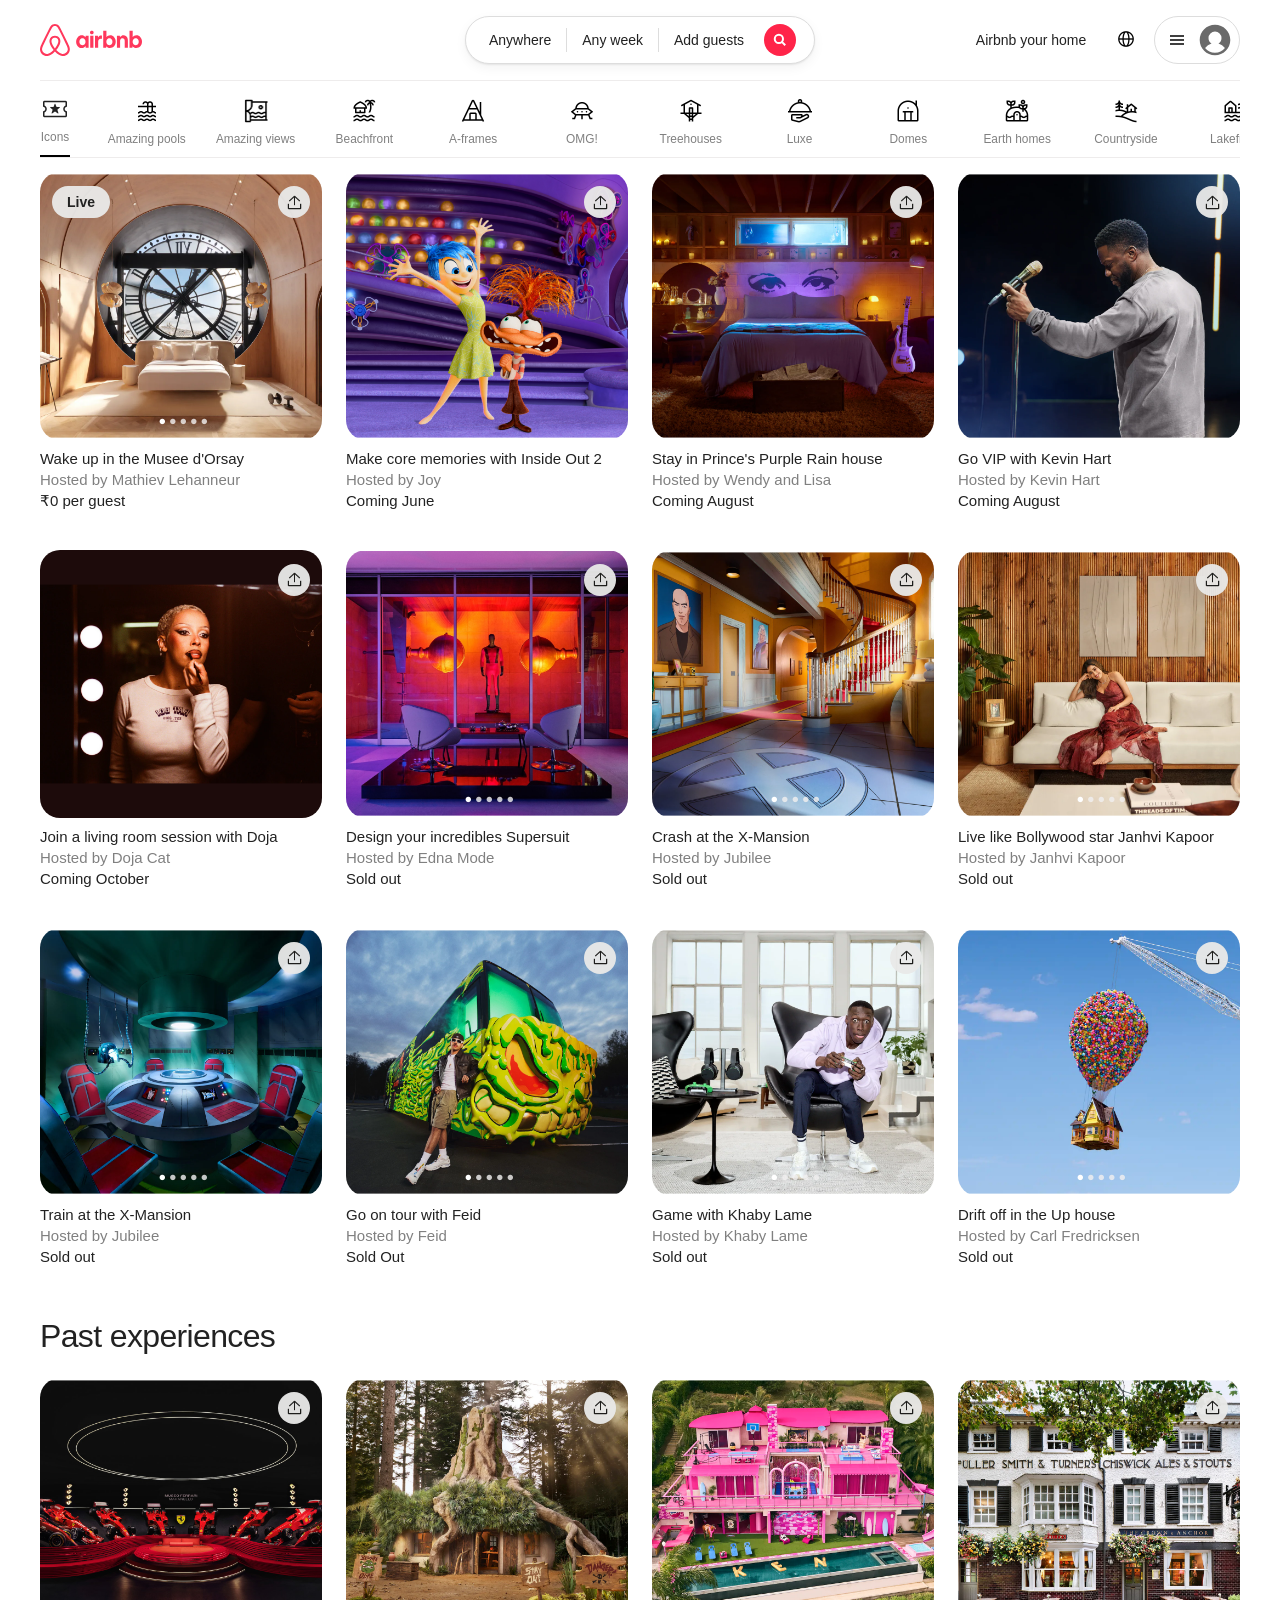
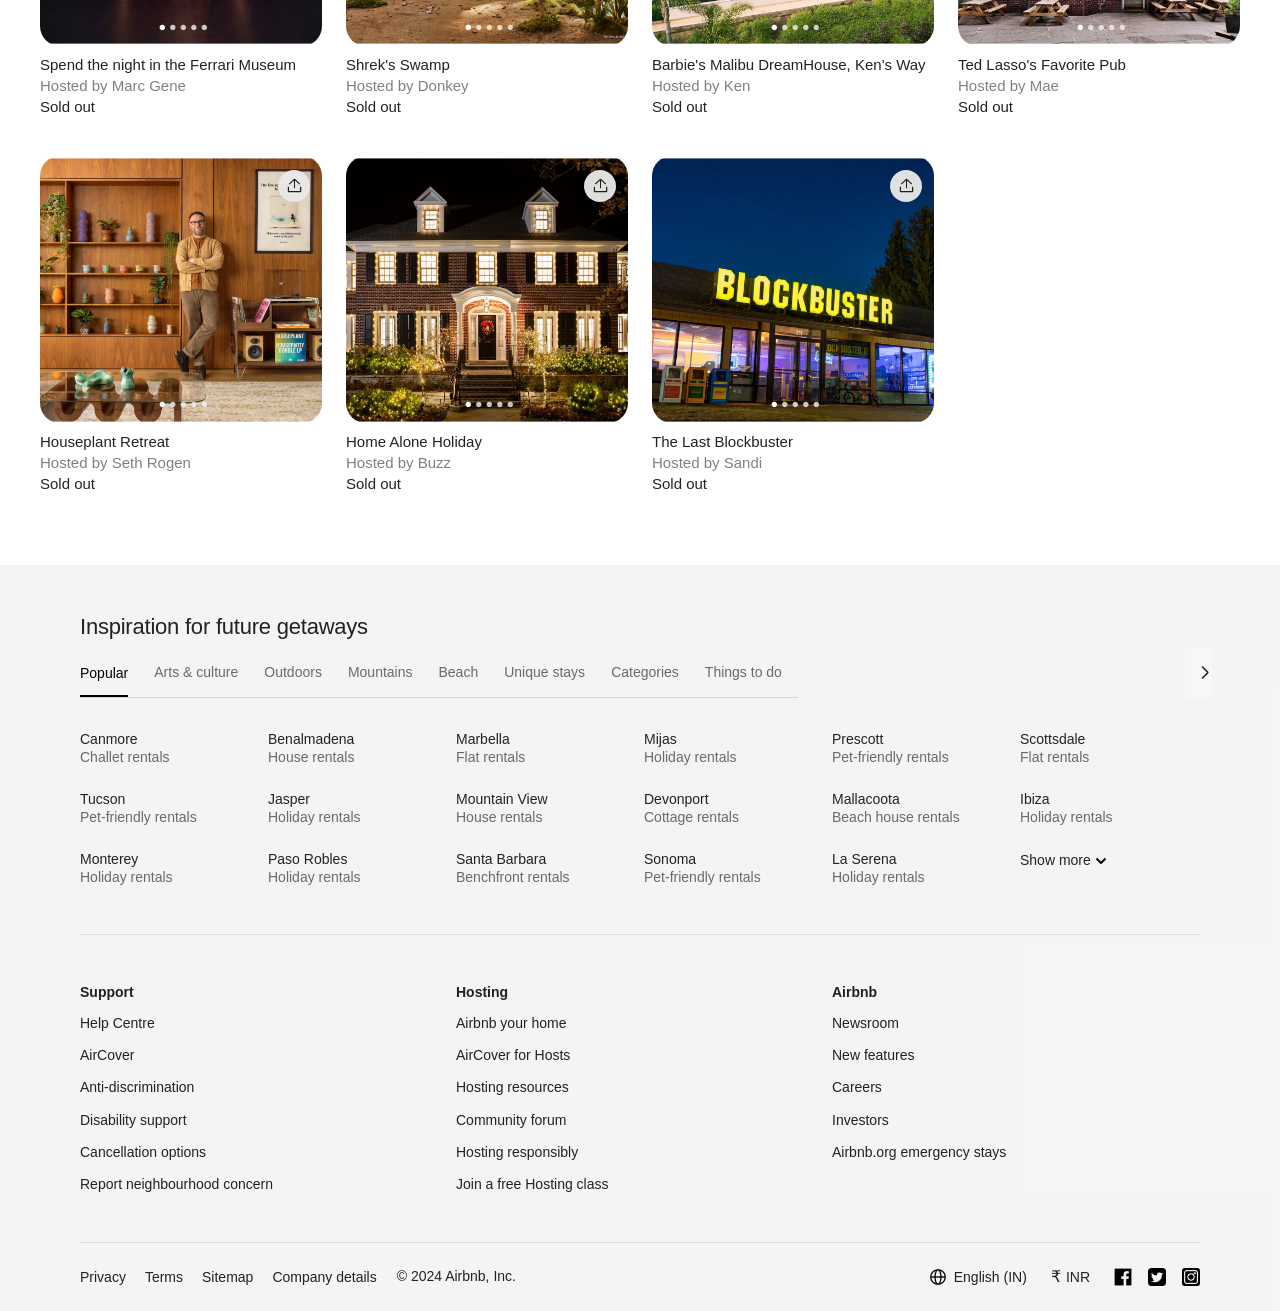
<file: index.html>
<!DOCTYPE html>
<html lang="en">
  <head>
    <meta charset="UTF-8" />
    <meta name="viewport" content="width=device-width, initial-scale=1.0" />
    <title>Airbnb | Holiday rentals, cabins, beach houses and more</title>
    <link rel="stylesheet" href="style.css" />
    <link rel="icon" href="assets/icons/airbnb-icon.png" />
  </head>
  <body>
     
    <div class="top-nav container">
      
    <header>
      <button class="search-area search-width-340">
        <span class="search-icon">
          <img src="assets/icons/search.svg" alt="search-icon" />
        </span>
        <span class="search-text">
          <p class="search-area-line1">Where to?</p>
          <p class="search-area-line2"
            ><span>Anywhere</span><span class="dot">•</span><span>Any week</span><span class="dot">•</span><span>Add guests</span></p>
      </button>

      <div class="search-width-744">
        <div class="airbnb-icon">
          <div class="icon">
            <img src="assets/icons/airbnb-icon.png" alt="" />
          </div>
          <div class="icon-with-name">
          </div>
          <span class="company-name">
                        <svg width="102" height="32" style="display: block;"><path d="M29.3864 22.7101C29.2429 22.3073 29.0752 21.9176 28.9157 21.5565C28.6701 21.0011 28.4129 20.4446 28.1641 19.9067L28.1444 19.864C25.9255 15.0589 23.5439 10.1881 21.0659 5.38701L20.9607 5.18316C20.7079 4.69289 20.4466 4.18596 20.1784 3.68786C19.8604 3.0575 19.4745 2.4636 19.0276 1.91668C18.5245 1.31651 17.8956 0.833822 17.1853 0.502654C16.475 0.171486 15.7005 -9.83959e-05 14.9165 4.23317e-08C14.1325 9.84805e-05 13.3581 0.171877 12.6478 0.503224C11.9376 0.834571 11.3088 1.31742 10.8059 1.91771C10.3595 2.46476 9.97383 3.05853 9.65572 3.68858C9.38521 4.19115 9.12145 4.70278 8.8664 5.19757L8.76872 5.38696C6.29061 10.1884 3.90903 15.0592 1.69015 19.8639L1.65782 19.9338C1.41334 20.463 1.16057 21.0102 0.919073 21.5563C0.75949 21.9171 0.592009 22.3065 0.448355 22.7103C0.0369063 23.8104 -0.094204 24.9953 0.0668098 26.1585C0.237562 27.334 0.713008 28.4447 1.44606 29.3804C2.17911 30.3161 3.14434 31.0444 4.24614 31.4932C5.07835 31.8299 5.96818 32.002 6.86616 32C7.14824 31.9999 7.43008 31.9835 7.71027 31.9509C8.846 31.8062 9.94136 31.4366 10.9321 30.8639C12.2317 30.1338 13.5152 29.0638 14.9173 27.5348C16.3194 29.0638 17.6029 30.1338 18.9025 30.8639C19.8932 31.4367 20.9886 31.8062 22.1243 31.9509C22.4045 31.9835 22.6864 31.9999 22.9685 32C23.8664 32.002 24.7561 31.8299 25.5883 31.4932C26.6901 31.0444 27.6554 30.3161 28.3885 29.3804C29.1216 28.4447 29.5971 27.3341 29.7679 26.1585C29.9287 24.9952 29.7976 23.8103 29.3864 22.7101ZM14.9173 24.377C13.1816 22.1769 12.0678 20.1338 11.677 18.421C11.5169 17.7792 11.4791 17.1131 11.5656 16.4573C11.6339 15.9766 11.8105 15.5176 12.0821 15.1148C12.4163 14.6814 12.8458 14.3304 13.3374 14.0889C13.829 13.8475 14.3696 13.7219 14.9175 13.7219C15.4655 13.722 16.006 13.8476 16.4976 14.0892C16.9892 14.3307 17.4186 14.6817 17.7528 15.1151C18.0244 15.5181 18.201 15.9771 18.2693 16.4579C18.3556 17.114 18.3177 17.7803 18.1573 18.4223C17.7661 20.1349 16.6526 22.1774 14.9173 24.377ZM27.7406 25.8689C27.6212 26.6908 27.2887 27.4674 26.7762 28.1216C26.2636 28.7759 25.5887 29.2852 24.8183 29.599C24.0393 29.9111 23.1939 30.0217 22.3607 29.9205C21.4946 29.8089 20.6599 29.5239 19.9069 29.0824C18.7501 28.4325 17.5791 27.4348 16.2614 25.9712C18.3591 23.3846 19.669 21.0005 20.154 18.877C20.3723 17.984 20.4196 17.0579 20.2935 16.1475C20.1791 15.3632 19.8879 14.615 19.4419 13.9593C18.9194 13.2519 18.2378 12.6768 17.452 12.2805C16.6661 11.8842 15.798 11.6777 14.9175 11.6777C14.0371 11.6777 13.1689 11.8841 12.383 12.2803C11.5971 12.6765 10.9155 13.2515 10.393 13.9589C9.94707 14.6144 9.65591 15.3624 9.5414 16.1465C9.41524 17.0566 9.4623 17.9822 9.68011 18.8749C10.1648 20.9993 11.4748 23.384 13.5732 25.9714C12.2555 27.4348 11.0845 28.4325 9.92769 29.0825C9.17468 29.5239 8.34007 29.809 7.47395 29.9205C6.64065 30.0217 5.79525 29.9111 5.0162 29.599C4.24581 29.2852 3.57092 28.7759 3.05838 28.1217C2.54585 27.4674 2.21345 26.6908 2.09411 25.8689C1.97932 25.0334 2.07701 24.1825 2.37818 23.3946C2.49266 23.0728 2.62663 22.757 2.7926 22.3818C3.0274 21.851 3.27657 21.3115 3.51759 20.7898L3.54996 20.7197C5.75643 15.9419 8.12481 11.0982 10.5894 6.32294L10.6875 6.13283C10.9384 5.64601 11.1979 5.14267 11.4597 4.6563C11.7101 4.15501 12.0132 3.68171 12.3639 3.2444C12.6746 2.86903 13.0646 2.56681 13.5059 2.35934C13.9473 2.15186 14.4291 2.04426 14.9169 2.04422C15.4047 2.04418 15.8866 2.15171 16.3279 2.35911C16.7693 2.56651 17.1593 2.86867 17.4701 3.24399C17.821 3.68097 18.1242 4.15411 18.3744 4.65538C18.6338 5.13742 18.891 5.63623 19.1398 6.11858L19.2452 6.32315C21.7097 11.0979 24.078 15.9415 26.2847 20.7201L26.3046 20.7631C26.5498 21.2936 26.8033 21.8419 27.042 22.382C27.2082 22.7577 27.3424 23.0738 27.4566 23.3944C27.7576 24.1824 27.8553 25.0333 27.7406 25.8689Z" fill="currentcolor"></path><path d="M41.6847 24.1196C40.8856 24.1196 40.1505 23.9594 39.4792 23.6391C38.808 23.3188 38.2327 22.8703 37.7212 22.2937C37.2098 21.7172 36.8263 21.0445 36.5386 20.3078C36.2509 19.539 36.123 18.7062 36.123 17.8093C36.123 16.9124 36.2829 16.0475 36.5705 15.2787C36.8582 14.51 37.2737 13.8373 37.7852 13.2287C38.2966 12.6521 38.9039 12.1716 39.6071 11.8513C40.3103 11.531 41.0455 11.3708 41.8765 11.3708C42.6756 11.3708 43.3788 11.531 44.0181 11.8833C44.6574 12.2037 45.1688 12.6841 45.5843 13.2927L45.6802 11.7232H48.6209V23.7992H45.6802L45.5843 22.0375C45.1688 22.6781 44.6254 23.1906 43.9222 23.575C43.2829 23.9274 42.5158 24.1196 41.6847 24.1196ZM42.4519 21.2367C43.0272 21.2367 43.5386 21.0765 44.0181 20.7882C44.4656 20.4679 44.8172 20.0515 45.1049 19.539C45.3606 19.0265 45.4884 18.4179 45.4884 17.7452C45.4884 17.0725 45.3606 16.4639 45.1049 15.9514C44.8492 15.4389 44.4656 15.0225 44.0181 14.7022C43.5706 14.3818 43.0272 14.2537 42.4519 14.2537C41.8765 14.2537 41.3651 14.4139 40.8856 14.7022C40.4382 15.0225 40.0866 15.4389 39.7989 15.9514C39.5432 16.4639 39.4153 17.0725 39.4153 17.7452C39.4153 18.4179 39.5432 19.0265 39.7989 19.539C40.0546 20.0515 40.4382 20.4679 40.8856 20.7882C41.3651 21.0765 41.8765 21.2367 42.4519 21.2367ZM53.6392 8.4559C53.6392 8.80825 53.5753 9.12858 53.4154 9.38483C53.2556 9.64109 53.0319 9.86531 52.7442 10.0255C52.4565 10.1856 52.1369 10.2497 51.8173 10.2497C51.4976 10.2497 51.178 10.1856 50.8903 10.0255C50.6026 9.86531 50.3789 9.64109 50.2191 9.38483C50.0592 9.09654 49.9953 8.80825 49.9953 8.4559C49.9953 8.10355 50.0592 7.78323 50.2191 7.52697C50.3789 7.23868 50.6026 7.04649 50.8903 6.88633C51.178 6.72617 51.4976 6.66211 51.8173 6.66211C52.1369 6.66211 52.4565 6.72617 52.7442 6.88633C53.0319 7.04649 53.2556 7.27072 53.4154 7.52697C53.5433 7.78323 53.6392 8.07152 53.6392 8.4559ZM50.2191 23.7672V11.6911H53.4154V23.7672H50.2191V23.7672ZM61.9498 14.8623V14.8943C61.79 14.8303 61.5982 14.7982 61.4383 14.7662C61.2466 14.7342 61.0867 14.7342 60.895 14.7342C60 14.7342 59.3287 14.9904 58.8812 15.535C58.4018 16.0795 58.178 16.8483 58.178 17.8413V23.7672H54.9817V11.6911H57.9223L58.0182 13.517C58.3379 12.8763 58.7214 12.3958 59.2648 12.0435C59.7762 11.6911 60.3835 11.531 61.0867 11.531C61.3105 11.531 61.5342 11.563 61.726 11.595C61.8219 11.6271 61.8858 11.6271 61.9498 11.6591V14.8623ZM63.2283 23.7672V6.72617H66.4247V13.2287C66.8722 12.6521 67.3836 12.2036 68.0229 11.8513C68.6622 11.531 69.3654 11.3388 70.1645 11.3388C70.9635 11.3388 71.6987 11.4989 72.3699 11.8193C73.0412 12.1396 73.6165 12.588 74.128 13.1646C74.6394 13.7412 75.0229 14.4139 75.3106 15.1506C75.5983 15.9194 75.7261 16.7522 75.7261 17.6491C75.7261 18.546 75.5663 19.4109 75.2787 20.1796C74.991 20.9484 74.5755 21.6211 74.064 22.2297C73.5526 22.8063 72.9453 23.2867 72.2421 23.6071C71.5389 23.9274 70.8037 24.0875 69.9727 24.0875C69.1736 24.0875 68.4704 23.9274 67.8311 23.575C67.1918 23.2547 66.6804 22.7742 66.2649 22.1656L66.169 23.7352L63.2283 23.7672ZM69.3973 21.2367C69.9727 21.2367 70.4841 21.0765 70.9635 20.7882C71.411 20.4679 71.7626 20.0515 72.0503 19.539C72.306 19.0265 72.4339 18.4179 72.4339 17.7452C72.4339 17.0725 72.306 16.4639 72.0503 15.9514C71.7626 15.4389 71.411 15.0225 70.9635 14.7022C70.5161 14.3818 69.9727 14.2537 69.3973 14.2537C68.822 14.2537 68.3106 14.4139 67.8311 14.7022C67.3836 15.0225 67.032 15.4389 66.7443 15.9514C66.4886 16.4639 66.3608 17.0725 66.3608 17.7452C66.3608 18.4179 66.4886 19.0265 66.7443 19.539C67 20.0515 67.3836 20.4679 67.8311 20.7882C68.3106 21.0765 68.822 21.2367 69.3973 21.2367ZM76.9408 23.7672V11.6911H79.8814L79.9773 13.2607C80.3289 12.6841 80.8084 12.2357 81.4157 11.8833C82.023 11.531 82.7262 11.3708 83.5253 11.3708C84.4203 11.3708 85.1874 11.595 85.8267 12.0115C86.4979 12.4279 87.0094 13.0365 87.361 13.8053C87.7126 14.574 87.9043 15.5029 87.9043 16.56V23.7992H84.708V16.9764C84.708 16.1436 84.5162 15.4709 84.1326 14.9904C83.7491 14.51 83.2376 14.2537 82.5664 14.2537C82.0869 14.2537 81.6714 14.3498 81.2878 14.574C80.9362 14.7982 80.6486 15.0865 80.4248 15.503C80.2011 15.8873 80.1052 16.3678 80.1052 16.8483V23.7672H76.9408V23.7672ZM89.5025 23.7672V6.72617H92.6989V13.2287C93.1464 12.6521 93.6578 12.2036 94.2971 11.8513C94.9364 11.531 95.6396 11.3388 96.4387 11.3388C97.2378 11.3388 97.9729 11.4989 98.6442 11.8193C99.3154 12.1396 99.8907 12.588 100.402 13.1646C100.914 13.7412 101.297 14.4139 101.585 15.1506C101.873 15.9194 102 16.7522 102 17.6491C102 18.546 101.841 19.4109 101.553 20.1796C101.265 20.9484 100.85 21.6211 100.338 22.2297C99.8268 22.8063 99.2195 23.2867 98.5163 23.6071C97.8131 23.9274 97.0779 24.0875 96.2469 24.0875C95.4478 24.0875 94.7446 23.9274 94.1053 23.575C93.466 23.2547 92.9546 22.7742 92.5391 22.1656L92.4432 23.7352L89.5025 23.7672ZM95.7035 21.2367C96.2788 21.2367 96.7903 21.0765 97.2697 20.7882C97.7172 20.4679 98.0688 20.0515 98.3565 19.539C98.6122 19.0265 98.7401 18.4179 98.7401 17.7452C98.7401 17.0725 98.6122 16.4639 98.3565 15.9514C98.1008 15.4389 97.7172 15.0225 97.2697 14.7022C96.8222 14.3818 96.2788 14.2537 95.7035 14.2537C95.1281 14.2537 94.6167 14.4139 94.1373 14.7022C93.6898 15.0225 93.3382 15.4389 93.0505 15.9514C92.7628 16.4639 92.6669 17.0725 92.6669 17.7452C92.6669 18.4179 92.7948 19.0265 93.0505 19.539C93.3062 20.0515 93.6898 20.4679 94.1373 20.7882C94.6167 21.0765 95.0962 21.2367 95.7035 21.2367Z" fill="currentcolor"></path></svg>

          </span>
        </div>
        <div class="search-area-744">
          <button>
            <ul>
              <li> <span class="search-textt" style="font-weight: 500;">Anywhere</span></li>
              <span class="search-button-line"></span>
              <li> <span class="search-textt" style="font-weight: 500;">Any week</span></li>
              <span class="search-button-line"></span>
              <li ><span class="search-textt" style="font-weight: normal;">Add guests</span>

                <div class="search-icon">
                  <svg xmlns="http://www.w3.org/2000/svg" viewBox="0 0 32 32" aria-hidden="true" role="presentation" focusable="false" style="display: block; fill: none; height: 12px; width: 12px; stroke: currentcolor; stroke-width: 5.33333; overflow: visible;"><path fill="none" d="M13 24a11 11 0 1 0 0-22 11 11 0 0 0 0 22zm8-3 9 9"></path></svg>     
                </div>
              </li>
              
              
            </ul>
            
            
          </button>
        </div>

        <div class="airbnb-nav-right-section">
         <div class="xyz">
          <span class="nav-text">Airbnb your home</span>
          <span class="globe-logo"
            ><img src="assets/icons/globe.png" alt=""
          /></span>
         </div>
          <span class="user-section">
            <span class="burger-line">
              <img src="assets/icons/hamburger.svg" alt="" />
            </span>
            <span class="user-png">
              <svg xmlns="http://www.w3.org/2000/svg" viewBox="0 0 32 32" aria-hidden="true" role="presentation" focusable="false" style="display: block; height: 32px; width: 32px; fill: #6a6a6a;"><path d="M16 .7C7.56.7.7 7.56.7 16S7.56 31.3 16 31.3 31.3 24.44 31.3 16 24.44.7 16 .7zm0 28c-4.02 0-7.6-1.88-9.93-4.81a12.43 12.43 0 0 1 6.45-4.4A6.5 6.5 0 0 1 9.5 14a6.5 6.5 0 0 1 13 0 6.51 6.51 0 0 1-3.02 5.5 12.42 12.42 0 0 1 6.45 4.4A12.67 12.67 0 0 1 16 28.7z"></path></svg>
            </span>
          </span>
        </div>
      </div>
    </header>

    <menu >
      <div class="slidebar ">
        <span class="slidebar-item" style="min-width: 29.98px !important; ">
          <img src="assets/icons/airbnb_icons.webp" alt="" />
          <p >Icons</p>
        </span>
        <span class="slidebar-item">
          <img src="assets/icons/pools_airbnb.jpg" alt="" />
          <p>Amazing pools</p>
        </span>
        <span class="slidebar-item">
          <img src="assets/icons/views_airbnb.jpg" alt="" />
          <p>Amazing views</p>
        </span>
        <span class="slidebar-item">
          <img src="assets/icons/beachfront_airbnb.jpg" alt="" />
          <p>Beachfront</p>
        </span>
        <span class="slidebar-item">
          <img src="assets/icons/a-frames_airbnb.jpg" alt="" />
          <p>A-frames</p>
        </span>
        <span class="slidebar-item">
          <img src="assets/icons/omg_airbnb.jpg" alt="" />
          <p>OMG!</p>
        </span>
        <span class="slidebar-item">
          <img src="assets/icons/tree-house_airbnb.jpg" alt="" />
          <p>Treehouses</p>
        </span>
        <span class="slidebar-item">
          <img src="assets/icons/luxe_airbnb.jpg" alt="" />
          <p>Luxe</p>
        </span>
        <span class="slidebar-item">
          <img src="assets/icons/domes_airbnb.jpg" alt="" />
          <p>Domes</p>
        </span>
        <span class="slidebar-item">
          <img src="assets/icons/earth-homes_airbnb.jpg" alt="" />
          <p>Earth homes</p>
        </span>
        <span class="slidebar-item">
          <img src="assets/icons/countryside_airbnb.jpg" alt="" />
          <p>Countryside</p>
        </span>
        <span class="slidebar-item">
          <img src="assets/icons/lakefront_airbnb.jpg" alt="" />
          <p>Lakefront</p>
        </span>
        <span class="slidebar-item">
          <img src="assets/icons/top-cities_airbnb.jpg" alt="" />
          <p>Top cities</p>
        </span>
        <span class="slidebar-item">
          <img src="assets/icons/farms_airbnb.jpg" alt="" />
          <p>Farms</p>
        </span>
        <span class="slidebar-item">
          <img src="assets/icons/wind-mill_airbnb.jpg" alt="" />
          <p>Windmills</p>
        </span>
        <span class="slidebar-item">
          <img src="assets/icons/countryside_airbnb.jpg" alt="" />
          <p>Countryside</p>
        </span>
        <span class="slidebar-item">
          <img src="assets/icons/lakefront_airbnb.jpg" alt="" />
          <p>Lakefront</p>
        </span>
        <span class="slidebar-item">
          <img src="assets/icons/top-cities_airbnb.jpg" alt="" />
          <p>Top cities</p>
        </span>
        <span class="slidebar-item">
          <img src="assets/icons/farms_airbnb.jpg" alt="" />
          <p>Farms</p>
        </span>
        <span class="slidebar-item">
          <img src="assets/icons/wind-mill_airbnb.jpg" alt="" />
          <p>Windmills.</p>
        </span>
        <span class="slidebar-item">
          <img src="assets/icons/a-frames_airbnb.jpg" alt="" />
          <p>A-frames</p>
        </span>
        <span class="slidebar-item">
          <img src="assets/icons/omg_airbnb.jpg" alt="" />
          <p>OMG!</p>
        </span>
        <span class="slidebar-item">
          <img src="assets/icons/domes_airbnb.jpg" alt="" />
          <p>Domes</p>
        </span>
        <span class="slidebar-item">
          <img src="assets/icons/beachfront_airbnb.jpg" alt="" />
          <p>Beachfront</p>
        </span>
        <span class="slidebar-item">
          <img src="assets/icons/views_airbnb.jpg" alt="" />
          <p>Amazing views</p>
        </span>
        <span class="slidebar-item">
          <img src="assets/icons/luxe_airbnb.jpg" alt="" />
          <p>Luxe</p>
        </span>
        <span class="slidebar-item">
          <img src="assets/icons/earth-homes_airbnb.jpg" alt="" />
          <p>Earth homes</p>
        </span>
        <span class="slidebar-item">
          <img src="assets/icons/countryside_airbnb.jpg" alt="" />
          <p>Countryside</p>
        </span>
        <span class="slidebar-item">
          <img src="assets/icons/top-cities_airbnb.jpg" alt="" />
          <p>Top cities</p>
        </span>
        <span class="slidebar-item">
          <img src="assets/icons/lakefront_airbnb.jpg" alt="" />
          <p>Lakefront</p>
        </span>
        <span class="slidebar-item">
          <img src="assets/icons/top-cities_airbnb.jpg" alt="" />
          <p>Top cities</p>
        </span>
        <span class="slidebar-item">
          <img src="assets/icons/farms_airbnb.jpg" alt="" />
          <p>Farms</p> </span
        ><span class="slidebar-item">
          <img src="assets/icons/lakefront_airbnb.jpg" alt="" />
          <p>Lakefront</p>
        </span>
        <span class="slidebar-item">
          <img src="assets/icons/top-cities_airbnb.jpg" alt="" />
          <p>Top cities</p>
        </span>
        <span class="slidebar-item">
          <img src="assets/icons/farms_airbnb.jpg" alt="" />
          <p>Farms</p>
        </span>
      </div>
    </menu>
    
    </div>

    <main class="container" id="first-main">
      <div class="main-body">
        <div class="marble-section">
          <div class="marble">
            <div class="marble-image">
              <img
                src="assets/pictures/wake-up-Musee d'Orsay-marbler.webp"
                alt=""
              />
              <div class="overlay-text-live">Live</div>
              <div class="overlay-text">
                <img src="assets/icons/upload_icon.png" alt="" />
              </div>
              <div class="overlay-text-bottom-dots">
                <span class="first-dot">●</span>●●●●
              </div>
            </div>
            <div class="marble-heading">Wake up in the Musee d'Orsay</div>
            <div class="name">Hosted by Mathiev Lehanneur</div>
            <div class="last">
              <span class="last-insider">₹0</span> per guest
            </div>
          </div>

          <div class="marble">
            <div class="marble-image">
              <img src="assets/pictures/make-core-memories-marble.png" alt="" />
              <div class="overlay-text">
                <img src="assets/icons/upload_icon.png" alt="" />
              </div>
            </div>
            <div class="marble-heading">
              Make core memories with Inside Out 2
            </div>
            <div class="name">Hosted by Joy</div>
            <div class="last">
              <span class="last-insider">Coming June</span>
            </div>
          </div>

          <div class="marble">
            <div class="marble-image">
              <img src="assets/pictures/prince's-purple_marble.webp" alt="" />
              <div class="overlay-text">
                <img src="assets/icons/upload_icon.png" alt="" />
              </div>
            </div>
            <div class="marble-heading">Stay in Prince's Purple Rain house</div>
            <div class="name">Hosted by Wendy and Lisa</div>
            <div class="last">
              <span class="last-insider">Coming August</span>
            </div>
          </div>

          <div class="marble">
            <div class="marble-image">
              <img src="assets/pictures/go-vip-kevin-marble.webp" alt="" />
              <div class="overlay-text">
                <img src="assets/icons/upload_icon.png" alt="" />
              </div>
            </div>
            <div class="marble-heading">Go VIP with Kevin Hart</div>
            <div class="name">Hosted by Kevin Hart</div>
            <div class="last">
              <span class="last-insider">Coming August</span>
            </div>
          </div>

          <div class="marble">
            <div class="marble-image doja-img">
              <img
                src="assets/pictures/doja-marble.webp"
                alt=""
                style="width: 100%"
              />
              <div class="overlay-text">
                <img src="assets/icons/upload_icon.png" alt="" />
              </div>
            </div>
            <div class="marble-heading">
              Join a living room session with Doja
            </div>
            <div class="name">Hosted by Doja Cat</div>
            <div class="last">
              <span class="last-insider">Coming October</span>
            </div>
          </div>
          
          <div class="marble">
            <div class="marble-image">
              <img
                src="assets/pictures/incredible-supersuit-marble.jpeg"
                alt="hjh"
              />
              <div class="overlay-text">
                <img src="assets/icons/upload_icon.png" alt="" />
              </div>
              <div class="overlay-text-bottom-dots">
                <span class="first-dot">●</span>●●●●
              </div>
            </div>
            <div class="marble-heading">Design your incredibles Supersuit</div>
            <div class="name">Hosted by Edna Mode</div>
            <div class="last"><span class="last-insider">Sold out</span></div>
          </div>

          <div class="marble">
            <div class="marble-image">
              <img src="assets/pictures/x-mansion-marble.webp" alt="" />
              <div class="overlay-text">
                <img src="assets/icons/upload_icon.png" alt="" />
              </div>
              <div class="overlay-text-bottom-dots">
                <span class="first-dot">●</span>●●●●
              </div>
            </div>
            <div class="marble-heading">Crash at the X-Mansion</div>
            <div class="name">Hosted by Jubilee</div>
            <div class="last"><span class="last-insider">Sold out</span></div>
          </div>

          <div class="marble">
            <div class="marble-image">
              <img src="assets/pictures/janhvi-kapoor-marble.webp" alt="" />
              <div class="overlay-text">
                <img src="assets/icons/upload_icon.png" alt="" />
              </div>
              <div class="overlay-text-bottom-dots">
                <span class="first-dot">●</span>●●●●
              </div>
            </div>
            <div class="marble-heading">
              Live like Bollywood star Janhvi Kapoor
            </div>
            <div class="name">Hosted by Janhvi Kapoor</div>
            <div class="last"><span class="last-insider">Sold out</span></div>
          </div>

          <div class="marble">
            <div class="marble-image">
              <img
                src="assets/pictures/train-at-the-x-mansion-marble.webp"
                alt=""
              />
              <div class="overlay-text">
                <img src="assets/icons/upload_icon.png" alt="" />
              </div>
              <div class="overlay-text-bottom-dots">
                <span class="first-dot">●</span>●●●●
              </div>
            </div>
            <div class="marble-heading">Train at the X-Mansion</div>
            <div class="name">Hosted by Jubilee</div>
            <div class="last"><span class="last-insider">Sold out</span></div>
          </div>

          <div class="marble">
            <div class="marble-image">
              <img src="assets/pictures/go-on-tour-marble.webp" alt="" />
              <div class="overlay-text">
                <img src="assets/icons/upload_icon.png" alt="" />
              </div>
              <div class="overlay-text-bottom-dots">
                <span class="first-dot">●</span>●●●●
              </div>
            </div>
            <div class="marble-heading">Go on tour with Feid</div>
            <div class="name">Hosted by Feid</div>
            <div class="last"><span class="last-insider">Sold Out</span></div>
          </div>

          <div class="marble">
            <div class="marble-image">
              <img src="assets/pictures/Khaby Lame-marble.webp" alt="" />
              <div class="overlay-text">
                <img src="assets/icons/upload_icon.png" alt="" />
              </div>
              <div class="overlay-text-bottom-dots">
                <span class="first-dot">●</span>●●●●
              </div>
            </div>
            <div class="marble-heading">Game with Khaby Lame</div>
            <div class="name">Hosted by Khaby Lame</div>
            <div class="last"><span class="last-insider">Sold out</span></div>
          </div>

          <div class="marble">
            <div class="marble-image">
              <img
                src="assets/pictures/drift off- up-house-marble.webp"
                alt=""
              />
              <div class="overlay-text">
                <img src="assets/icons/upload_icon.png" alt="" />
              </div>
              <div class="overlay-text-bottom-dots">
                <span class="first-dot">●</span>●●●●
              </div>
            </div>
            <div class="marble-heading">Drift off in the Up house</div>
            <div class="name">Hosted by Carl Fredricksen</div>
            <div class="last"><span class="last-insider">Sold out</span></div>
          </div>
        </div>
      </div>
    </main>

    <main id="past-experiences" class="container past-experiences">
      <div class="main-body-experiences">
        <div class="main-section-heading">
          <p>Past experiences</p>
        </div>
        <div class="marble-section">
          <div class="marble">
            <div class="marble-image">
              <img src="assets/pictures/ferrari-museum_marble.jpg" alt="" />
              <div class="overlay-text">
                <img src="assets/icons/upload_icon.png" alt="" />
              </div>
              <div class="overlay-text-bottom-dots">
                <span class="first-dot">●</span>●●●●
              </div>
            </div>
            <div class="marble-heading">
              Spend the night in the Ferrari Museum
            </div>
            <div class="name">Hosted by Marc Gene</div>
            <div class="last"><span class="last-insider">Sold out</span></div>
          </div>

          <div class="marble">
            <div class="marble-image">
              <img src="assets/pictures/shrek's-swamp_marble.webp" alt="" />
              <div class="overlay-text">
                <img src="assets/icons/upload_icon.png" alt="" />
              </div>
              <div class="overlay-text-bottom-dots">
                <span class="first-dot">●</span>●●●●
              </div>
            </div>
            <div class="marble-heading">Shrek's Swamp</div>
            <div class="name">Hosted by Donkey</div>
            <div class="last"><span class="last-insider">Sold out</span></div>
          </div>
          <div class="marble">
            <div class="marble-image">
              <img src="assets/pictures/barbie-house-marble.webp" alt="" />
              <div class="overlay-text">
                <img src="assets/icons/upload_icon.png" alt="" />
              </div>
              <div class="overlay-text-bottom-dots">
                <span class="first-dot">●</span>●●●●
              </div>
            </div>
            <div class="marble-heading">
              Barbie's Malibu DreamHouse, Ken's Way
            </div>
            <div class="name">Hosted by Ken</div>
            <div class="last"><span class="last-insider">Sold out</span></div>
          </div>
          <div class="marble">
            <div class="marble-image">
              <img src="assets/pictures/ted-lasso's-pub_marble.webp" alt="" />
              <div class="overlay-text">
                <img src="assets/icons/upload_icon.png" alt="" />
              </div>
              <div class="overlay-text-bottom-dots">
                <span class="first-dot">●</span>●●●●
              </div>
            </div>
            <div class="marble-heading">Ted Lasso's Favorite Pub</div>
            <div class="name">Hosted by Mae</div>
            <div class="last"><span class="last-insider">Sold out</span></div>
          </div>
          <div class="marble">
            <div class="marble-image">
              <img
                src="assets/pictures/houseplant-retreat_marble.webp"
                alt=""
              />
              <div class="overlay-text">
                <img src="assets/icons/upload_icon.png" alt="" />
              </div>
              <div class="overlay-text-bottom-dots">
                <span class="first-dot">●</span>●●●●
              </div>
            </div>
            <div class="marble-heading">Houseplant Retreat</div>
            <div class="name">Hosted by Seth Rogen</div>
            <div class="last"><span class="last-insider">Sold out</span></div>
          </div>
          <div class="marble">
            <div class="marble-image">
              <img
                src="assets/pictures/home-alone-holiday_marble.jpeg"
                alt=""
              />
              <div class="overlay-text">
                <img src="assets/icons/upload_icon.png" alt="" />
              </div>
              <div class="overlay-text-bottom-dots">
                <span class="first-dot">●</span>●●●●
              </div>
            </div>
            <div class="marble-heading">Home Alone Holiday</div>
            <div class="name">Hosted by Buzz</div>
            <div class="last"><span class="last-insider">Sold out</span></div>
          </div>
          <div class="marble">
            <div class="marble-image">
              <img src="assets/pictures/last-blockbuster_marble.webp" alt="" />
              <div class="overlay-text">
                <img src="assets/icons/upload_icon.png" alt="" />
              </div>
              <div class="overlay-text-bottom-dots">
                <span class="first-dot">●</span>●●●●
              </div>
            </div>
            <div class="marble-heading">The Last Blockbuster</div>
            <div class="name">Hosted by Sandi</div>
            <div class="last"><span class="last-insider">Sold out</span></div>
          </div>
        </div>
      </div>
    </main>

    <footer id="section1">
      <div class="footer-section-1">
        <div class="footer-heading-section">
          <span class="footer-heading"
            ><p>Inspiration for future getaways</p></span
          >
        </div>
        <div class="footer-slider-outer">
          <div class="footer-slider">
            <div class="footer-slidebar">
              <span class="footer-slidebar-item">
                <p>Popular</p>
              </span>
              <span class="footer-slidebar-item">
                <p>Arts & culture</p>
              </span>
              <span class="footer-slidebar-item">
                <p>Outdoors</p>
              </span>
              <span class="footer-slidebar-item">
                <p>Mountains</p>
              </span>
              <span class="footer-slidebar-item">
                <p>Beach</p>
              </span>
              <span class="footer-slidebar-item">
                <p>Unique stays</p>
              </span>
              <span class="footer-slidebar-item">
                <p>Categories</p>
              </span>
              <span class="footer-slidebar-item">
                <p>Things to do</p>
              </span>
            </div>
            
          </div>
          <div class="footer-slider-right-arrow">
            <svg xmlns="http://www.w3.org/2000/svg" viewBox="0 0 32 32" aria-label="scroll tabs forward" role="img" focusable="false" style="display: block; fill: none; height: 16px; width: 16px; stroke: currentcolor; stroke-width: 3; overflow: visible;"><path fill="none" d="m12 4 11.3 11.3a1 1 0 0 1 0 1.4L12 28"></path></svg>
          </div>
        </div>
        <div class="footer-section-detail">
          <div class="row">
            <div class="footer-heading-detail">Canmore</div>
            <div class="footer-details">Challet rentals</div>
          </div>
          <div class="row">
            <div class="footer-heading-detail">Benalmadena</div>
            <div class="footer-details">House rentals</div>
          </div>
          <div class="row">
            <div class="footer-heading-detail">Marbella</div>
            <div class="footer-details">Flat rentals</div>
          </div>
          <div class="row">
            <div class="footer-heading-detail">Mijas</div>
            <div class="footer-details">Holiday rentals</div>
          </div>
          <div class="row">
            <div class="footer-heading-detail">Prescott</div>
            <div class="footer-details">Pet-friendly rentals</div>
          </div>
          <div class="row">
            <div class="footer-heading-detail">Scottsdale</div>
            <div class="footer-details">Flat rentals</div>
          </div>
          <div class="row">
            <div class="footer-heading-detail">Tucson</div>
            <div class="footer-details">Pet-friendly rentals</div>
          </div>
          <div class="row">
            <div class="footer-heading-detail">Jasper</div>
            <div class="footer-details">Holiday rentals</div>
          </div>
          <div class="row">
            <div class="footer-heading-detail">Mountain View</div>
            <div class="footer-details">House rentals</div>
          </div>
          <div class="row">
            <div class="footer-heading-detail">Devonport</div>
            <div class="footer-details">Cottage rentals</div>
          </div>
          <div class="row">
            <div class="footer-heading-detail">Mallacoota</div>
            <div class="footer-details">Beach house rentals</div>
          </div>
          <div class="row">
            <div class="footer-heading-detail">Ibiza</div>
            <div class="footer-details">Holiday rentals</div>
          </div>
          <div class="row">
            <div class="footer-heading-detail">Anaheim</div>
            <div class="footer-details">House rentals</div>
          </div>
          <div class="row">
            <div class="footer-heading-detail">Monterey</div>
            <div class="footer-details">Holiday rentals</div>
          </div>
          <div class="row">
            <div class="footer-heading-detail">Paso Robles</div>
            <div class="footer-details">Holiday rentals</div>
          </div>
          <div class="row">
            <div class="footer-heading-detail">Santa Barbara</div>
            <div class="footer-details">Benchfront rentals</div>
          </div>
          <div class="row">
            <div class="footer-heading-detail">Sonoma</div>
            <div class="footer-details">Pet-friendly rentals</div>
          </div>
          <div class="row">
            <div class="footer-heading-detail">La Serena</div>
            <div class="footer-details">Holiday rentals</div>
          </div>
          <div class="show-more-section">
            <p>Show more</p>
            <img src="assets/icons/down-arrow.svg" alt="">
          </div>
        </div>

        <div class="footer-tab-section ">
          <ul class="support-section">
            <li><span class="footer-tab-heading">Support</span></li>
            <li>Help Centre</li>
            <li>AirCover</li>
            <li>Anti-discrimination</li>
            <li>Disability support</li>
            <li>Cancellation options</li>
            <li>Report neighbourhood concern</li>
          </ul>
          <ul class="hosting-section">
            <li><span class="footer-tab-heading">Hosting</span></li>
            <li>Airbnb your home</li>
            <li>AirCover for Hosts</li>
            <li>Hosting resources</li>
            <li>Community forum</li>
            <li>Hosting responsibly</li>
            <li>Join a free Hosting class</li>
          </ul>
          <ul class="airbnb-section">
            <li><span class="footer-tab-heading">Airbnb</span></li>
            <li>Newsroom</li>
            <li>New features</li>
            <li>Careers</li>
            <li>Investors</li>
            <li>Airbnb.org emergency stays</li>
          </ul>
        </div>

        <div class="end-footer ">
          <div class="language-country">
            <img class="footer-globe" src="assets/icons/globe.png" alt="" />
            <span class="language-country-text">English (IN)</span>
            <span class="currency"><span>₹</span>INR</span>
            <span class="social-logo">
              <img src="assets/icons/facebook (1).png" alt="" />
              <img src="assets/icons/twitter-sign (1).png" alt="" />
              <img src="assets/icons/instagram (1).png" alt="" />
            </span>
          </div>
          <div class="year-airbnb common-style-footer">© 2024 Airbnb, Inc.</div>
          <div class="privacy-terms common-style-footer">
            Privacy
            <span class="dot">•</span>
            Terms
            <span class="dot">•</span>
            Sitemap
            <span class="dot">•</span>
            <span class="last-end-footer-text">Company details</span>
          </div>
        </div>
      </div>
    </footer>
  </body>
</html>
</file>
<file: style.css>
@font-face {
  font-family: "Airbnb Cereal VF";
  src: url("https://a0.muscache.com/airbnb/static/airbnb-dls-web/build/fonts/cereal-variable/AirbnbCerealVF_W_Wght.9c00198218646e3b3f345aa4bc3fda51.woff2")
      format("woff2 supports variations"),
    url("https://a0.muscache.com/airbnb/static/airbnb-dls-web/build/fonts/cereal-variable/AirbnbCerealVF_W_Wght.9c00198218646e3b3f345aa4bc3fda51.woff2")
      format("woff2-variations");
  font-style: normal;
  unicode-range: U+0000-03FF, U+0500-058F, U+0700-074F, U+0780-FAFF, U+FE00-FE6F,
    U+FF00-EFFFF, U+FFFFE-10FFFF;
  font-display: swap;
}

@font-face {
  font-family: "Airbnb Cereal VF";
  src: url("https://a0.muscache.com/airbnb/static/airbnb-dls-web/build/fonts/cereal-variable/AirbnbCerealVF_Italics_W_Wght.5bf3b3356a2ecabcfef6f3e31549ac15.woff2")
      format("woff2 supports variations"),
    url("https://a0.muscache.com/airbnb/static/airbnb-dls-web/build/fonts/cereal-variable/AirbnbCerealVF_Italics_W_Wght.5bf3b3356a2ecabcfef6f3e31549ac15.woff2")
      format("woff2-variations");
  font-style: italic;
  unicode-range: U+0000-03FF, U+0500-058F, U+0700-074F, U+0780-FAFF, U+FE00-FE6F,
    U+FF00-EFFFF, U+FFFFE-10FFFF;
  font-display: swap;
}

@font-face {
  font-family: "Airbnb Cereal VF";
  unicode-range: U+0600-06FF, U+0750-077F;
  font-style: normal;
  src: url("https://a0.muscache.com/airbnb/static/airbnb-dls-web/build/fonts/cereal-variable/AirbnbCerealVF_Arabic_W_Wght.ab0a4ad20fdb2bca9e39485001f65329.woff2")
      format("woff2 supports variations"),
    url("https://a0.muscache.com/airbnb/static/airbnb-dls-web/build/fonts/cereal-variable/AirbnbCerealVF_Arabic_W_Wght.ab0a4ad20fdb2bca9e39485001f65329.woff2")
      format("woff2-variations");
  font-display: swap;
}

@font-face {
  font-family: "Airbnb Cereal VF";
  unicode-range: U+0400-04FF;
  font-style: normal;
  src: url("https://a0.muscache.com/airbnb/static/airbnb-dls-web/build/fonts/cereal-variable/AirbnbCerealVF_Cyril_W_Wght.a9f22da35972dbeb4d0373ba86e3a500.woff2")
      format("woff2 supports variations"),
    url("https://a0.muscache.com/airbnb/static/airbnb-dls-web/build/fonts/cereal-variable/AirbnbCerealVF_Cyril_W_Wght.a9f22da35972dbeb4d0373ba86e3a500.woff2")
      format("woff2-variations");
  font-display: swap;
}

@font-face {
  font-family: "Airbnb Cereal VF";
  unicode-range: U+0590-05FF, U+FB00-FB4F;
  font-style: normal;
  src: url("https://a0.muscache.com/airbnb/static/airbnb-dls-web/build/fonts/cereal-variable/AirbnbCerealVF_Hebrew_W_Wght.f9f38717c80b9891a43a7e5d9f109365.woff2")
      format("woff2 supports variations"),
    url("https://a0.muscache.com/airbnb/static/airbnb-dls-web/build/fonts/cereal-variable/AirbnbCerealVF_Hebrew_W_Wght.f9f38717c80b9891a43a7e5d9f109365.woff2")
      format("woff2-variations");
  font-display: swap;
}

@font-face {
  font-family: "Airbnb Cereal VF";
  src: url("https://a0.muscache.com/airbnb/static/airbnb-dls-web/build/fonts/cereal-variable/AirbnbCerealVF_W_Wght.9c00198218646e3b3f345aa4bc3fda51.woff2")
      format("woff2 supports variations"),
    url("https://a0.muscache.com/airbnb/static/airbnb-dls-web/build/fonts/cereal-variable/AirbnbCerealVF_W_Wght.9c00198218646e3b3f345aa4bc3fda51.woff2")
      format("woff2-variations");
  font-style: normal;
  font-display: swap;
}

* {
  margin: 0;
  padding: 0;
  scroll-behavior: smooth;
  box-sizing: border-box;
  list-style: none;
}

:root {
  --theme-color: rgb(236, 236, 236);
  --main-color: #ff385c;

  --font-two: "Airbnb Cereal VF", Circular, -apple-system, BlinkMacSystemFont,
    Roboto, "Helvetica Neue", sans-serif;
}

body {
  font-family: var(--font-two);
  font-size: 0.875rem;
  line-height: 1.43;
  color: #222222;
  margin: 0;
  display: flex;
  flex-direction: column;
}

/* --------------- Header --------------- */

.top-nav {
  background-color: #fff;
  width: 100%;
  position: fixed;
  top: 0;
  z-index: 100;
  height: fit-content;
  overflow-x: overlay;
  left: 50%;
  transform: translateX(-50%);
}
header {
  width: 100%;
  height: 80px;
  display: flex;
  align-items: center;
  justify-content: center;
  z-index: 4;
  top: 0px;
  background-color: white;
}

header .search-area {
  width: 100%;
  height: 56px;
  margin: 4px 24px 0;
  display: flex;
  align-items: center;
  background-color: white;
  border-radius: 30px;
  padding: 0 4px;
  border: none;
  box-shadow: 0px 3px 10px rgba(0, 0, 0, 0.1);
  border: 0.5px solid rgba(0, 0, 0, 0.08);
  z-index: 10;
}

header .search-width-744 {
  display: none;
}

header button .search-icon {
  max-width: 52px;
  min-width: 42px;
  width: 100%;
  height: 20px;
}

.search-icon img {
  width: 20px;
  height: 20px;
}

header button .search-text {
  padding-left: 2px;
  display: flex;
  flex-direction: column;
  justify-content: start;
}

button .search-text .search-area-line1 {
  align-items: start;
  width: max-content;
  font-family: var(--font-two);
  color: #222222;
  font-size: 0.875rem;
  font-weight: 500;
  line-height: 1.25rem;
}

.search-text .search-area-line2 {
  width: max-content;
  color: #6a6a6a;
  line-height: 1rem;
  font-weight: 400;
  line-height: 16px;
  padding-right: 24px;
}

.search-text .search-area-line2 span {
  min-width: 50px;
  overflow: hidden;
  white-space: nowrap;
  text-overflow: ellipsis;
  flex: 0 1 auto;
  font-size: 0.75rem;
  letter-spacing: normal;
  font-family: var(--font-two);
}

.search-area-line2 .dot {
  font-size: 16px;
  line-height: 15px;
  margin: 0 5px;
}

/* --------------- Menu --------------- */
menu {
  overflow: hidden;
  z-index: 30;
  top: 70px;
  background-color: transparent;
  overflow-x: scroll;
  scrollbar-width: none;
  border-bottom: 0.1px solid rgb(238, 236, 236);
  background-color: #fff;
  z-index: 100;
}
menu .slidebar {
  display: flex;
  width: 150%;
  gap: 26px;
}

menu .slidebar-item {
  line-height: 16px;
  gap: 2px;
  min-width: 64px;
  padding: 4px 0;
  margin-top: 12px;
  display: flex;
  flex-direction: column;
  align-items: center;
  justify-content: center;
  padding-bottom: 12px;
}

menu .slidebar-item:nth-child(1) {
  border-bottom: 2px solid black;
}

menu .slidebar-item:nth-child(n + 2) {
  padding-bottom: 14px;
}

menu .slidebar-item img {
  width: 24px;
  height: 26px;
  padding-bottom: 2px;
}

menu .slidebar-item p {
  font-size: 0.85em;
  color: gray;
  font-weight: 500;
  white-space: nowrap;
}

/* --------------- Main section --------------- */
.container {
  padding: 0 24px;
}
main {
  margin: 0;
  padding: 0;
  width: 100%;
  display: block;
  margin-top: 166px;
}

.main-section-heading p {
  width: 88%;
}

main .marble-section {
  display: grid;
  grid-template-columns: repeat(1, 1fr);
  gap: 40px;
}

main .marble-section .marble {
  overflow: hidden;
  display: flex;
  flex-direction: column;
  row-gap: 2px;
}

main .marble-section .marble-image {
  width: 100%;
  border-radius: 20px;
  overflow: hidden;
  position: relative;
  aspect-ratio: 315.8/300;
  font-size: 15px;
}

main .marble-section .marble .marble-image img {
  aspect-ratio: 315.8/300;
  width: 100%;
  height: 100%;
  object-fit: contain;
  scale: 1.4;
}

main .marble-section .marble-image .overlay-text-live {
  position: absolute;
  z-index: inherit;
  width: 50px;
  height: 30px;
  top: 14px;
  left: 12px;
  background-color: rgba(233, 233, 232, 0.952);
  border-radius: 50px;
  display: flex;
  align-items: center;
  justify-content: center;
  font-size: 0.875rem;
  font-weight: 600;
  padding: 16px 29px;
}

main .marble-section .marble-image .overlay-text {
  position: absolute;
  width: 32px;
  height: 32px;
  border-radius: 50%;
  top: 14px;
  right: 12px;
  background-color: rgba(233, 233, 232, 0.952);
  z-index: inherit;

  padding: 9.5px;

  display: flex;
  justify-content: center;
  align-items: center;
}

main .marble-section .marble-image .overlay-text-bottom-dots {
  position: absolute;
  z-index: inherit;
  bottom: 10px;
  width: 20%;
  left: 50%;
  transform: translateX(-40%);
  letter-spacing: 0.18rem;
  color: rgba(240, 239, 239, 0.815);
  font-size: 0.84em;
}

main .marble-section .marble-image .overlay-text-bottom-dots .first-dot {
  color: white;
}

main .marble-section .marble-image .overlay-text img {
  width: 13px;
  height: 13px;
}

.doja-img {
  background-color: rgb(29, 11, 11);
}

.doja-img img {
  aspect-ratio: 315/300;
  scale: 2.5;
  width: 100%;
  height: 100%;
  object-fit: contain;
}

.marble .marble-heading {
  margin-top: 7px;
  font-size: 15px;
  font-weight: 500;
  line-height: 19px;
  color: #222222;
}

.marble .name {
  overflow: clip;
  font-size: 15px;
  color: gray;
  line-height: 19px;
}

.marble .last {
  font-size: 15px;
  font-weight: 400;
  color: rgb(34, 34, 34);
  line-height: 19px;
}

.marble .last .last-insider {
  font-weight: 500;
}

/* ---------------Main section for Past experience --------------- */

.past-experiences {
  margin: 0px;
  margin: 52px 0 24px;
}

.main-section-heading {
  margin-bottom: 24px;
}

.main-section-heading p {
  font-size: 32px;
  font-weight: 500;
  line-height: 2.25rem;
  letter-spacing: -0.64px;
}

/* --------------- Footer section 1 --------------- */
footer {
  background-color: rgba(241, 241, 241, 0.74);
  padding: 48px 24px 26px;
  margin-top: 56px;
  overflow: hidden;
  padding-top: 46px;
  margin-bottom: 63px;
}

.footer-heading-section {
  margin-bottom: 10px;
  height: 26px;
}

footer .footer-section-1 .footer-heading p {
  font-size: 1.375rem;
  font-weight: 500;
  letter-spacing: -0.22px;
}

footer .footer-section-1 .footer-slidebar {
  display: flex;
  flex-direction: row;
  align-items: center;
  width: fit-content;
  border-bottom: 1px solid rgb(211, 211, 211);
}

footer .footer-slidebar .footer-slidebar-item {
  height: 100%;
  margin: 16px;
  margin-bottom: 0px;
  margin-top: 6px;
  margin-left: 0px;
  padding-bottom: 10px;
  padding-top: 10px;
  padding-left: 10px;
  margin-bottom: 6px;
}

.footer-slider-outer {
  position: relative;
}

.footer-slider {
  overflow: hidden;
  overflow-x: scroll;
  scrollbar-width: none;
  z-index: 3;
}

.footer-slider-right-arrow {
  position: absolute;
  top: 50%;
  transform: translateY(-50%);
  right: -12px;
  z-index: 5;
  width: 36px;
  height: 100%;
  display: flex;
  align-items: center;
  justify-content: flex-end;
  background-color: transparent;
  background: rgb(255, 255, 255);
  background: linear-gradient(
    90deg,
    rgba(255, 255, 255, 0) 0%,
    rgba(247, 247, 247, 1) 40%
  );
}

footer .footer-slidebar .footer-slidebar-item p {
  color: rgb(106, 106, 106);
  font-weight: 500;
  line-height: 18px;
  white-space: nowrap;
}

footer .footer-slidebar .footer-slidebar-item:nth-child(1) {
  border-bottom: 2.5px solid black;
  margin-left: 0px;
  padding-left: 0;
  margin-bottom: 0;
  padding-bottom: 13.5px;
}

footer .footer-section-detail {
  margin-top: 2rem;
  margin-bottom: 48px;
  display: grid;
  grid-template-columns: repeat(2, 1fr);
  grid-template-rows: repeat(4, 1fr);
  row-gap: 24px;
  column-gap: 8px;
}

footer .footer-slidebar .footer-slidebar-item:nth-child(1) p {
  color: black;
}

footer .footer-section-detail .footer-heading-detail {
  font-size: 14px;
  font-weight: 500;
  color: #222222;
  text-overflow: ellipsis;
  letter-spacing: normal;
  line-height: 18px;
}

footer .footer-section-detail {
  text-overflow: ellipsis;
}

footer .footer-section-detail .row {
  text-overflow: ellipsis;
}

footer .footer-section-detail .footer-details {
  color: #6a6a6a;
  font-size: 14px;
  line-height: 18px;
  letter-spacing: normal;
}

.footer-section-detail .row:nth-child(n + 8) {
  display: none;
}

.show-more-section {
  width: fit-content;
  font-weight: 500;
  display: flex;
  gap: 4px;
}

.show-more-section img {
  width: 12px;
  height: 12px;
  margin-top: 4px;
}

/* --------------- Footer tab section --------------- */
.footer-tab-section {
  margin-top: 0.05rem;
  display: grid;
  margin: 0 -24px;
}

.footer-tab-section ul {
  padding: 24px;
  border-top: 1px solid #dddddd;
  display: flex;
  flex-direction: column;
  gap: 12px;
}

.footer-tab-section ul li:first-child {
  height: 18px;
  display: flex;
  align-items: center;
}

.footer-tab-section .footer-tab-heading {
  line-height: 1.125rem;
  font-size: 0.875rem;
  font-weight: 600;
}

.footer-tab-section ul:nth-child(2) {
  grid-row: 2/3;
}

.footer-tab-section ul:nth-child(3) {
  height: fit-content;
}

/* --------------- end footer section --------------- */
footer .end-footer {
  padding-top: 24px;
  border-top: 1px solid #dddddd;
  color: rgb(34, 34, 34);
}

footer .end-footer .language-country {
  display: flex;
  align-items: center;
  font-weight: 500;
  line-height: 18px;
  margin-bottom: 23px;
}

footer .end-footer .language-country-text {
  margin-right: 24px;
}

footer .end-footer .currency span {
  margin-right: 5px;
  font-size: 16px;
}

footer .end-footer .language-country .footer-globe {
  width: 16px;
  height: auto;
  margin-right: 8px;
}

footer .end-footer .social-logo {
  display: none;
}
footer .end-footer .common-style-footer {
  color: rgb(34, 34, 34);
  font-weight: 400;
  line-height: 18px;
  margin-bottom: 2px;
}

footer .end-footer .privacy-terms {
  display: flex;
  align-items: center;
  height: 28px;
  padding-top: 2px;
  line-height: 18px;
  margin-bottom: 0;
}

footer .end-footer .dot {
  font-size: 1px;
  font-weight: 100;
  width: 19px;
  display: flex;
  justify-content: center;
  align-items: center;
}

/* --------------- Tablet view screen size --------------- */

@media screen and (min-width: 550px) {
  menu .slidebar {
    gap: 1.5rem;
  }
  main {
    margin-top: 25%;
  }

  main .marble-section {
    display: grid;
    grid-template-columns: repeat(2, 1fr);
    column-gap: 24px;
    row-gap: 40px;
  }
}

@media screen and (min-width: 744px) {
  header {
    width: 100%;
    display: flex;
    align-items: center;
    height: 80px;
  }

  .container {
    padding: 0 40px;
  }
  header .search-width-340 {
    display: none;
  }

  header .search-width-744 {
    width: 100%;
    display: flex;
    align-items: center;
  }
  header .airbnb-icon {
    display: flex;
    flex-direction: row;
    align-items: center;
  }

  header .airbnb-icon .company-name {
    display: none;
  }

  header .search-width-744 .icon {
    width: 2.3rem;
    height: 2.3rem;
  }

  header .search-width-744 .icon img {
    width: 2.3rem;
  }

  header .search-width-744 button {
    display: flex;
    align-items: center;
    justify-content: space-between;
    border-radius: 30px;
    min-width: 308.812px;
    max-width: 350.094px;
    width: 100%;
    overflow: hidden;
    background-color: #ffff;
    border: 1px solid #dddddd;
    box-shadow: 0 1px 2px rgba(0, 0, 0, 0.08), 0 4px 12px rgba(0, 0, 0, 0.05);
    height: 48px;
    padding-left: 8px;
  }

  header .search-width-744 button ul {
    display: inline-flex;
    align-items: center;
    max-width: 100%;
    text-align: left;
  }

  header .search-width-744 button ul li {
    list-style-type: none;
    display: flex;
    align-items: center;
    color: rgb(34, 34, 34);
    display: flex;
    font-size: 14px;
    font-weight: 500;
    line-height: 22px;
    text-align: left;
    padding: 0;
    line-height: inherit;
    margin: -1px;
    flex: 0 1 auto;
    height: 48px;
    overflow: visible;
    min-width: 0;
  }

  .search-textt {
    font-family: var(--font-two);
    display: flex;
    text-align: center;
    align-items: center;

    max-width: 99.33px;
    width: 100%;
    padding: 0 16px;
    flex: 1 1 auto;
    overflow: hidden;
    white-space: nowrap;
    text-overflow: ellipsis;

    line-height: 1.375rem;
    font-size: 14px;

    min-width: 80px;
  }

  .search-button-line {
    height: 24px;
    width: 1px;
    background-color: #dddddd;
  }

  header .search-width-744 button .search-icon {
    background-color: rgb(255, 36, 73);
    width: 32px;
    height: 32px;
    border-radius: 50px;
    display: flex;
    align-items: center;
    justify-content: center;
    color: #fff;
    margin: 7px;
  }

  header button .search-icon {
    min-width: 0;
  }

  .search-width-744 .airbnb-nav-right-section {
    flex: 1 0 auto;
    height: 80px;
    display: flex;
    justify-content: flex-end;
    align-items: center;
  }

  .airbnb-nav-right-section .xyz {
    display: flex;
    margin-right: 8px;
    flex: 1 1 auto;
    justify-content: flex-end;
  }

  .search-width-744 .airbnb-nav-right-section .nav-text {
    font-size: 14px;
    font-weight: 500;
    padding: 12px;
    width: 142.188px;
    flex-wrap: nowrap;
  }
  .globe-logo {
    width: 40px;
    height: 42px;
    display: flex;
    align-items: center;
    justify-content: center;
  }

  .globe-logo img {
    width: 16px;
    height: 16px;
  }

  .user-section {
    display: flex;
    align-items: center;
    height: 3rem;

    border-radius: 25px;
    border: 1px solid #dddddd;
    padding: 8px;
    padding-left: 14px;
  }

  .user-section .burger-line,
  .user-section .user-png {
    display: flex;
  }

  .user-png {
    margin-left: 14px;
  }

  .search-width-744 .airbnb-nav-right-section .burger-line img {
    width: 16px;
  }

  .search-width-744 .airbnb-nav-right-section .user-png img {
    width: 1.9rem;
  }

  header .search-width-744 .icon {
    display: flex;
    align-items: center;
    justify-content: flex-start;
    width: fit-content;
    height: 64px;
    flex: 0 0 auto;
  }

  header .search-width-744 .icon img {
    width: 30px;
    height: 30px;
    scale: 1.1;
  }

  header .search-width-744 .search-area-744 {
    box-sizing: content-box;
    padding: 0 24px;
    flex: 1 1 auto;
    min-width: 348px;
    max-width: 350px;
  }

  menu {
    border-top: 0.1px solid rgb(238, 236, 236);
    top: 80px;
    background-color: #fff;
    height: 78px;
  }

  menu .slidebar {
    gap: 2.5rem;
  }

  menu .slidebar-item {
    gap: 6px;
  }

  menu .slidebar-item:nth-child(1) {
    padding-bottom: 10px;
    margin-bottom: 6px;
  }

  .main-body {
    display: flex;
    justify-content: center;
  }

  main .marble-section .marble .marble-image {
    width: 100%;
    aspect-ratio: 332/315.391;
  }

  main .marble-section .marble .marble-image img {
    aspect-ratio: 332/315.391;
  }

  main {
    margin-top: 124px;
  }

  main .marble-section {
    width: 100%;
    margin-top: 3rem;
  }

  #past-experiences .marble-section {
    margin-top: 0;
  }

  footer {
    margin-bottom: 0;
    padding-left: 40px;
    padding-right: 40px;
    padding-bottom: 24px;
    margin-top: 48px;
  }

  footer .footer-section-detail {
    display: grid;
    grid-template-rows: repeat(6, 1fr);
  }

  .footer-section-detail .row:nth-child(n + 8) {
    display: block;
  }

  .footer-section-detail .row:nth-child(n + 12) {
    display: none;
  }

  footer .end-footer .social-logo {
    display: flex;
  }

  .end-footer {
    display: flex;
    flex-direction: column;
    justify-content: center;
    align-items: center;
  }

  footer .end-footer .language-country {
    display: flex;
    align-items: center;
    justify-content: space-around;
    margin-bottom: 16px;
  }

  footer .end-footer .privacy-terms {
    height: 20.016px;
    padding-top: 0;
  }

  .social-logo {
    gap: 16px;
    margin-left: 48px;
    display: flex;
    align-items: center;
    justify-content: space-between;
  }

  .language-country .social-logo img {
    width: 18px;
    height: auto;
  }
  footer .end-footer .privacy-terms {
    padding: 0;
  }
}

@media screen and (min-width: 950px) {
  header .search-width-744 {
    display: flex;
    justify-content: space-between;
  }

  header .search-width-744 .airbnb-icon {
    flex: 1 0 140px;
  }

  header .search-width-744 .search-area-744 button {
    transform-origin: 50% 50%;
    margin: 0 auto;
    transform: scale(1, 1) translateY(0);
    vertical-align: middle;
  }

  header .search-width-744 .airbnb-nav-right-section {
    flex: 1 0 140px;
  }

  main .marble-section {
    display: grid;
    grid-template-columns: repeat(3, 1fr);
  }

  footer .footer-section-detail {
    display: grid;
    grid-template-columns: repeat(3, 1fr);
    grid-template-rows: repeat(4, 1fr);
  }

  .footer-tab-section {
    display: flex;
    margin: 0;
    gap: 8px;
  }

  .footer-tab-section ul {
    padding: 48px 0;
    flex: 1 1 100%;
  }

  .footer-tab-section ul {
    border: none;
  }

  .footer-tab-section {
    border-top: 1px solid #dddddd;
  }
}

@media screen and (min-width: 1128px) {
  header .search-width-744 {
    display: flex;
  }

  header .search-width-744 .icon {
    display: none;
  }

  header .airbnb-icon .company-name {
    display: contents;
    color: var(--main-color);
    font-size: 1.4em;
    font-family: "Poppins", sans-serif;
    font-weight: 700;
    font-style: normal;
    letter-spacing: -1px;
  }

  menu .slidebar {
    gap: 2.8rem;
  }

  main .marble-section {
    display: grid;
    grid-template-columns: repeat(4, 1fr);
  }

  footer {
    padding-left: 80px;
    padding-right: 80px;
  }

  footer .footer-section-detail {
    display: grid;
    grid-template-columns: repeat(6, 1fr);
    grid-template-rows: repeat(3, 1fr);
  }

  .footer-section-detail .row:nth-child(n + 12) {
    display: block;
  }

  .footer-section-detail .row:nth-child(13) {
    display: none;
  }

  footer .end-footer {
    flex-direction: row-reverse;
    position: relative;
    align-items: center;
    justify-content: flex-end;
  }

  footer .end-footer .year-airbnb {
    margin-left: 20px;
  }
  .social-logo {
    margin-left: 24px;
    padding-left: 0;
  }

  footer .end-footer .privacy-terms {
    grid-column: 3/8;
    grid-row: 1/2;
  }

  footer .end-footer .language-country {
    grid-column: 12/16;
    grid-row: 1/2;
  }

  footer .end-footer .language-country {
    display: flex;
    justify-content: center;
    align-items: center;
    margin-bottom: 0;
    position: absolute;
    right: 0;
  }
}

@media screen and (min-width: 1440px) {
  .container {
    padding: 0 80px;
  }

  .footer-section-1 {
    max-width: 1541.33px;
    margin: 0 auto;
  }
}

@media screen and (min-width: 1640px) {
  main {
    padding: 3rem;
    padding-bottom: 0;
    padding-top: 0;
  }

  main {
    padding: 0;
    padding-top: em;
  }

  menu .slidebar {
    gap: 2.2rem;
  }

  main .marble-section {
    display: grid;
    grid-template-columns: repeat(5, 1fr);
    gap: 1rem;
  }

  main .marble-section .marble {
    display: flex;
    flex-direction: column;
    align-items: center;
    text-align: left;
  }

  .marble .marble-heading,
  .marble .name,
  .marble .last {
    width: 100%;
  }

  main .marble-section .marble-image {
    width: 95%;
  }

  footer {
    padding-left: 4.9em;
    padding-top: 3.5rem;
  }

  footer .end-footer .year-airbnb {
    grid-column: 1/4;
  }

  footer .end-footer .privacy-terms {
    grid-column: 4/16;
  }

  footer .end-footer .language-country {
    grid-column: 29/31;
  }
}

@media screen and (min-width: 1880px) {
  menu .slidebar {
    gap: 2.7rem;
  }
  main .marble-section {
    display: grid;
    grid-template-columns: repeat(6, 1fr);
  }

  footer {
    padding: 56px 386px 24px;
  }
  footer .end-footer .year-airbnb {
    grid-column: 1/6;
  }

  footer .end-footer .privacy-terms {
    grid-column: 6/18;
  }
}

@media screen and (min-width: 1740px) {
  .container {
    max-width: 1920px;
    margin-left: auto;
    margin-right: auto;
  }
}
</file>
